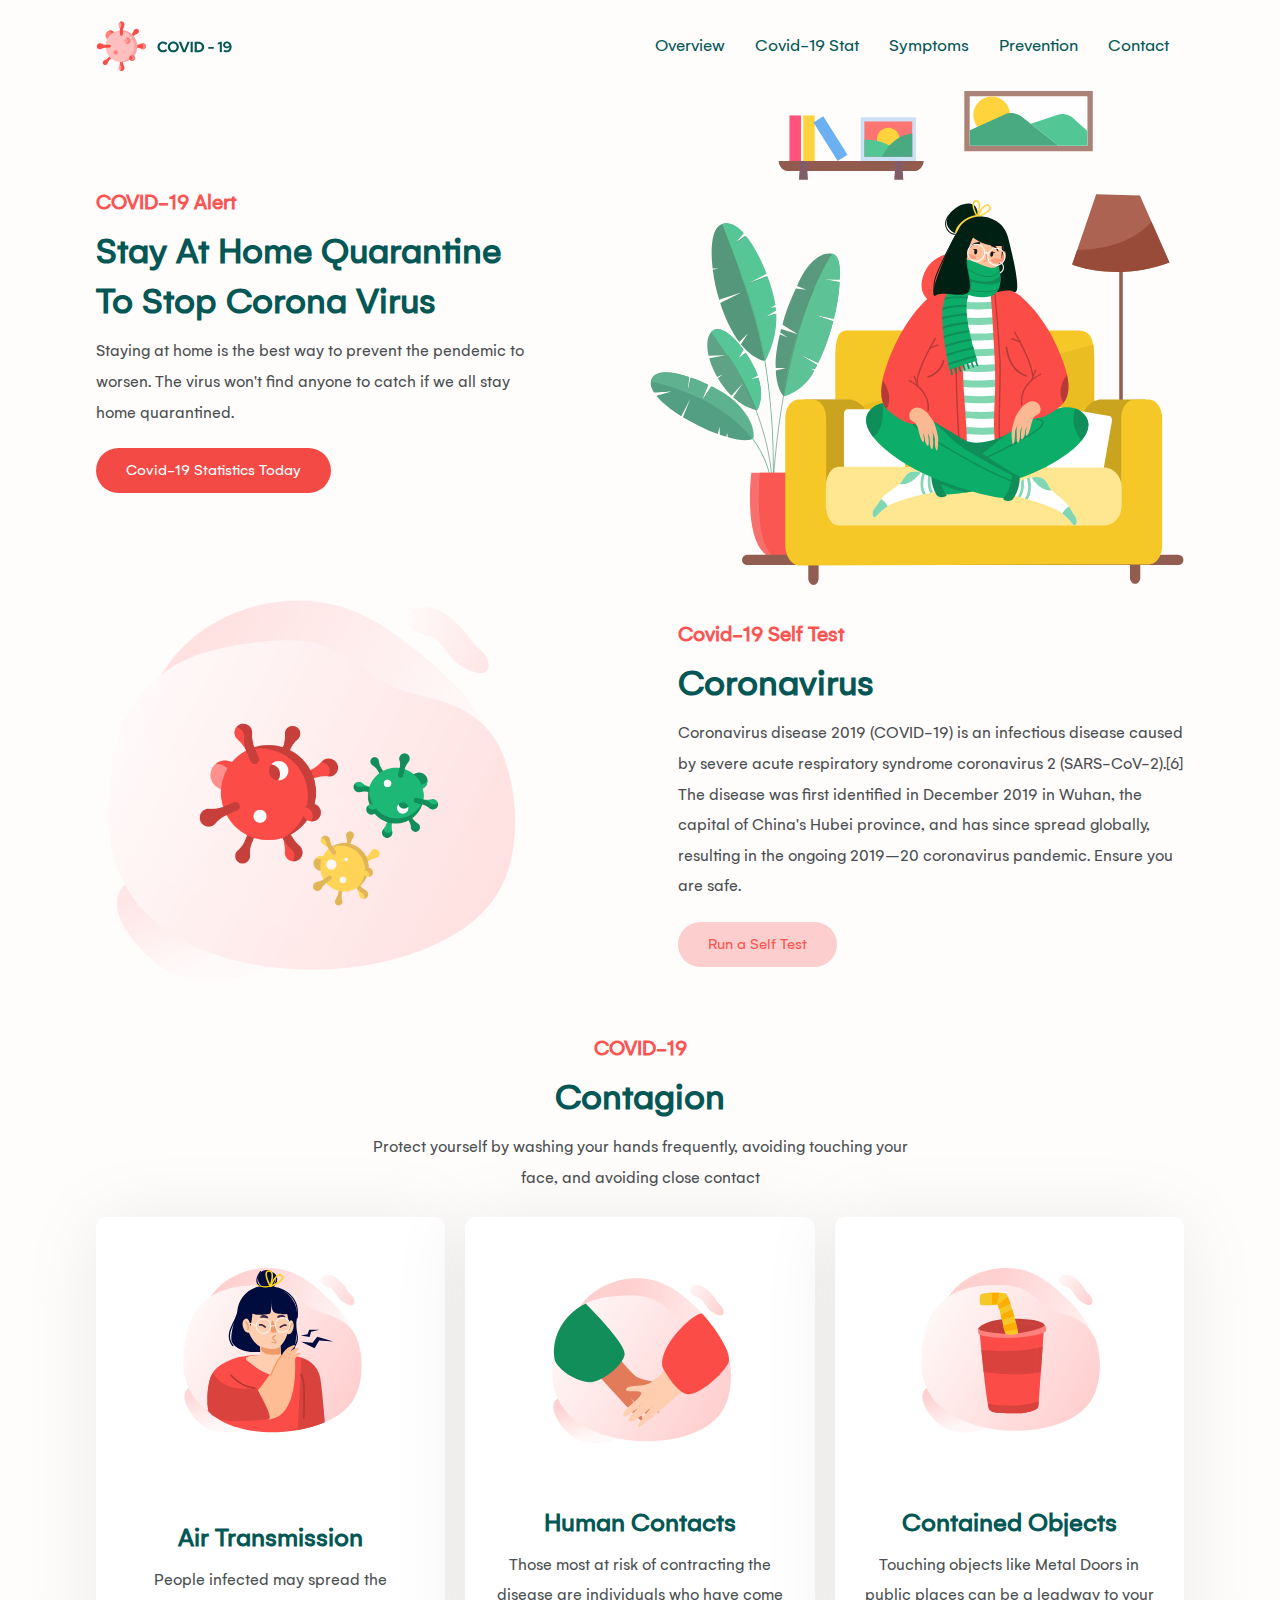
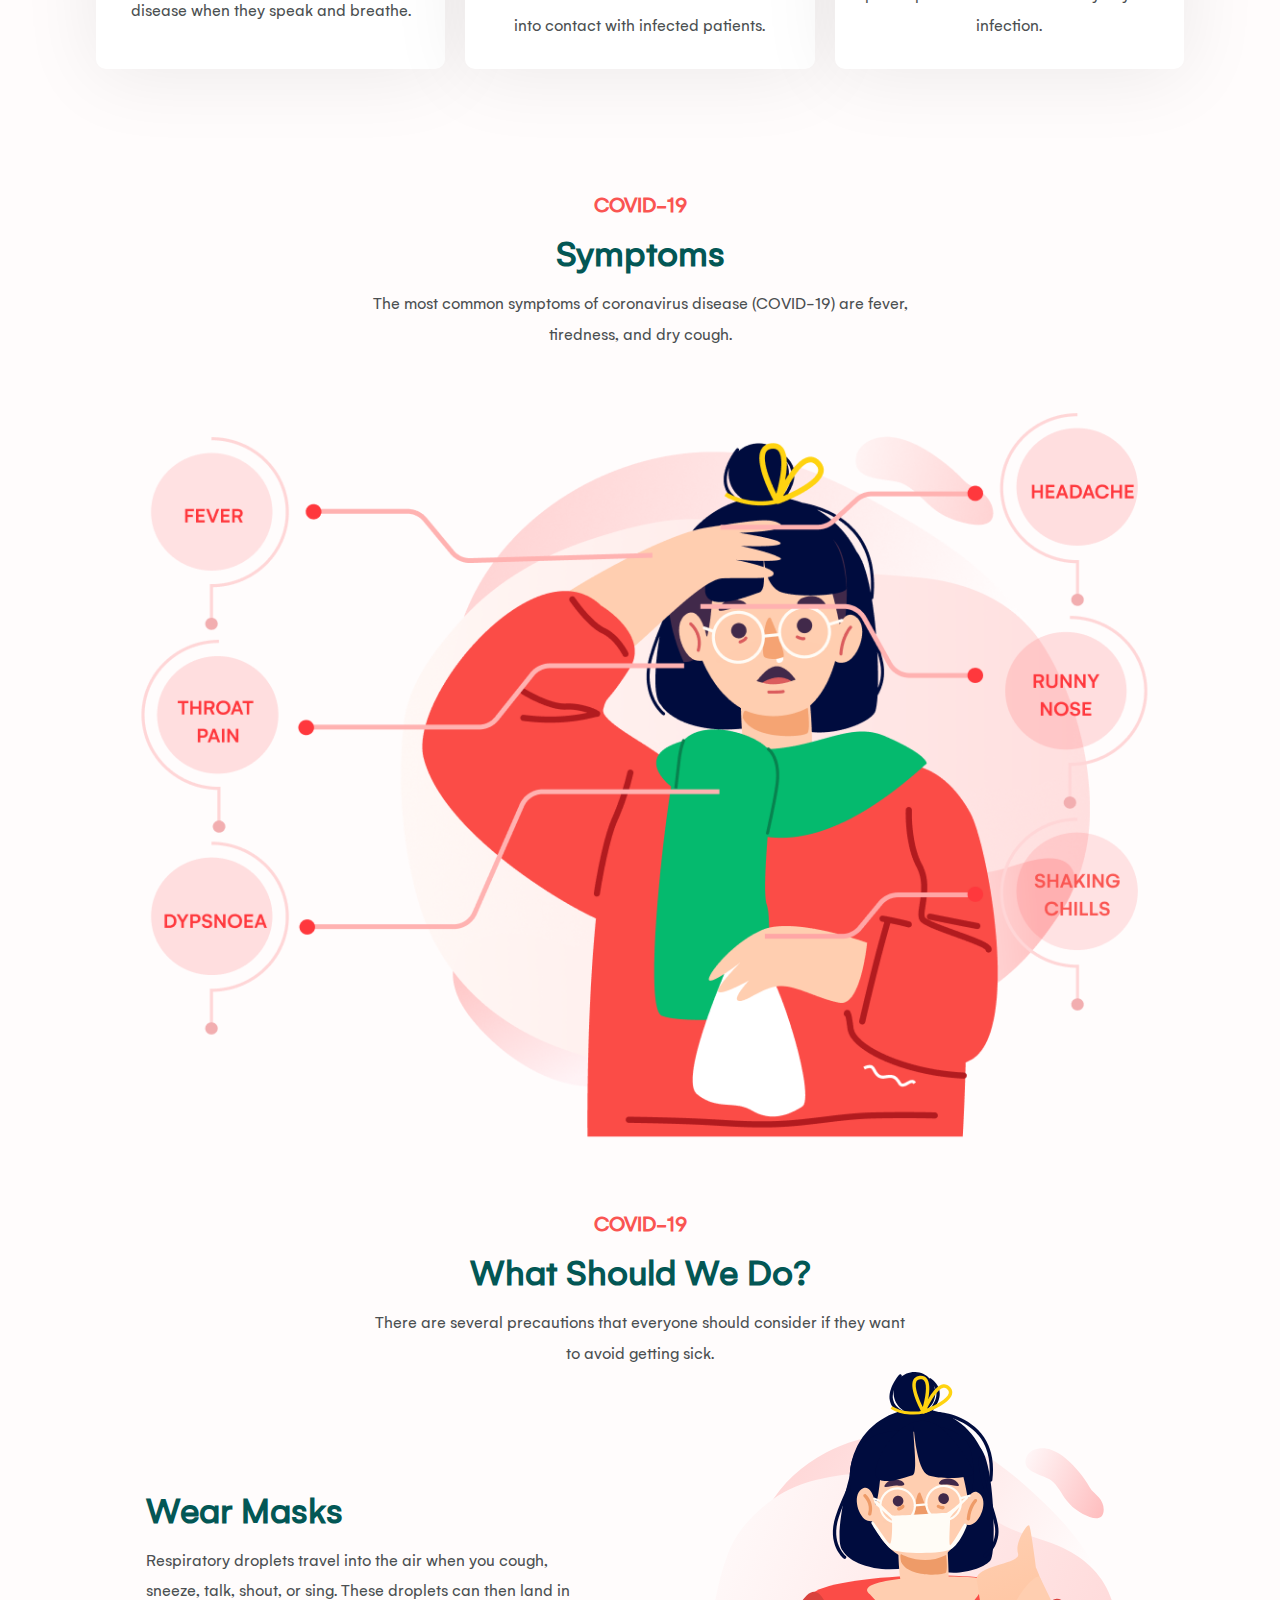
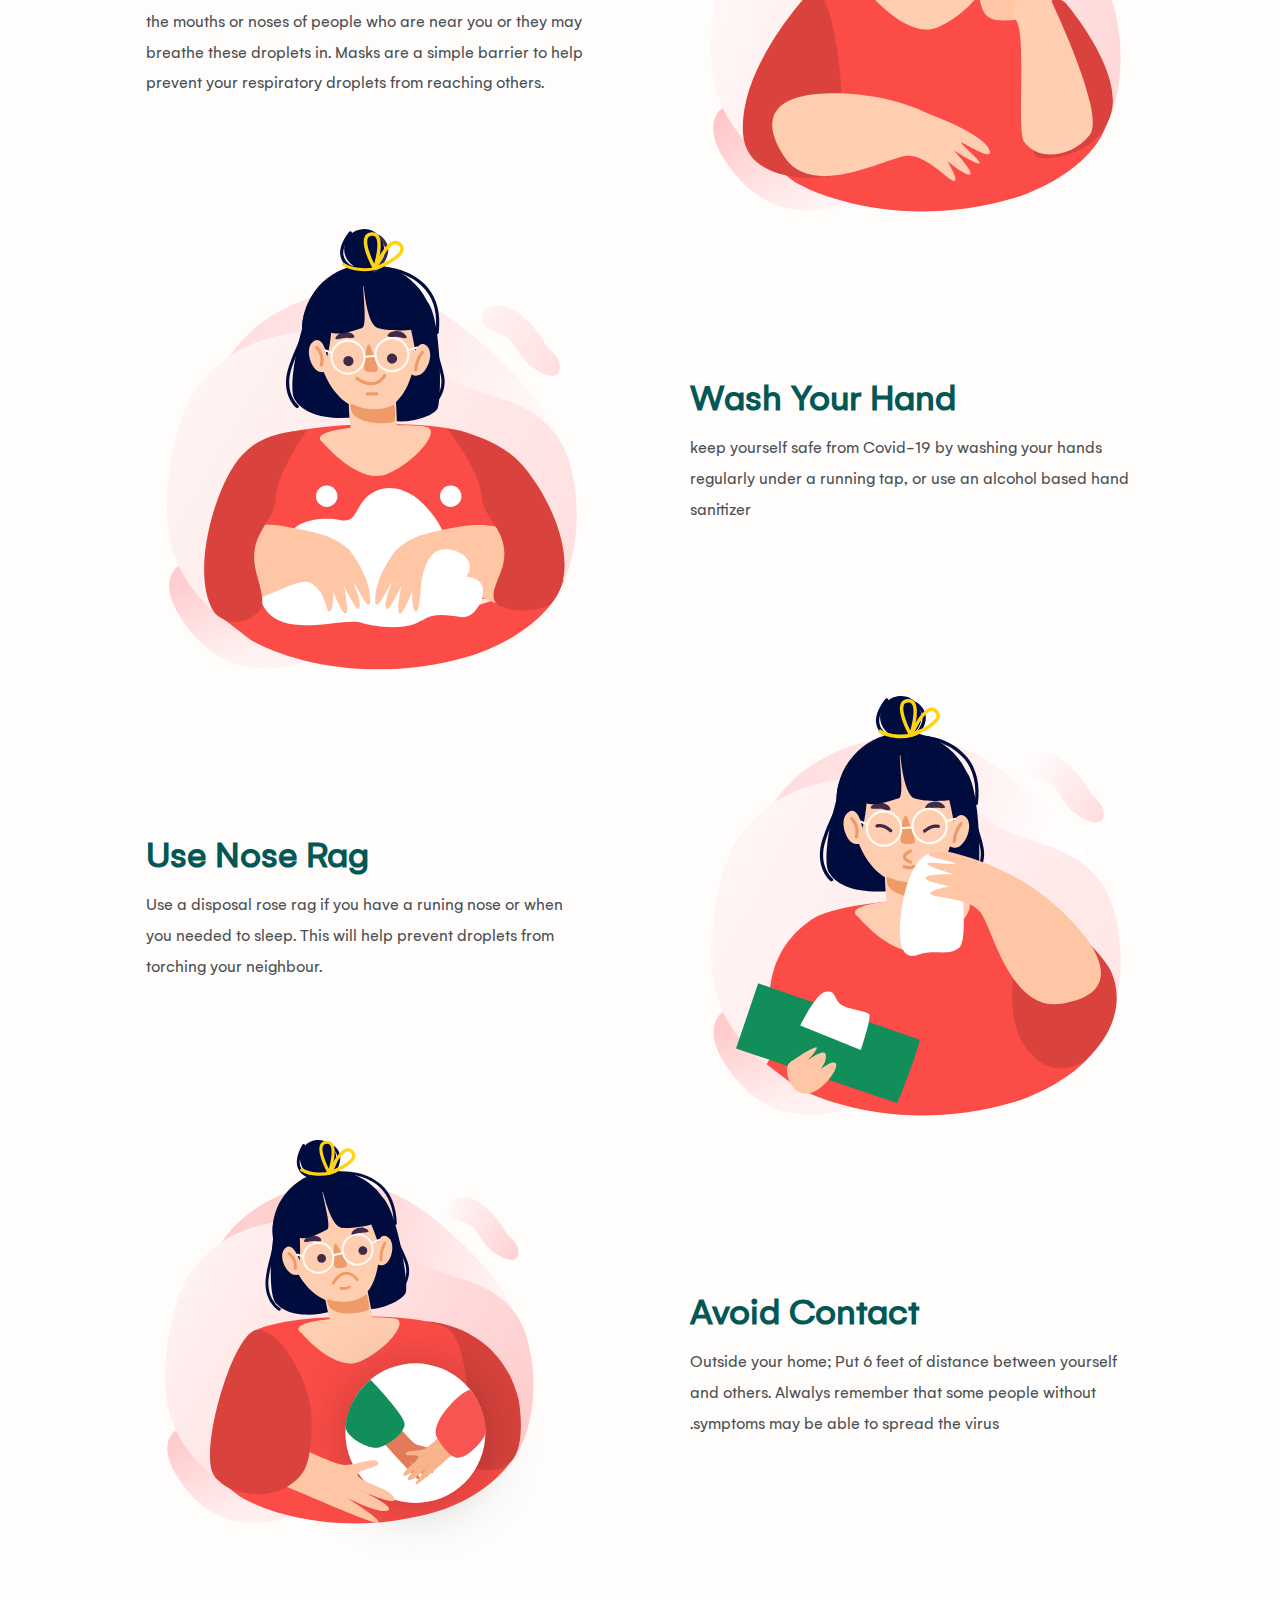
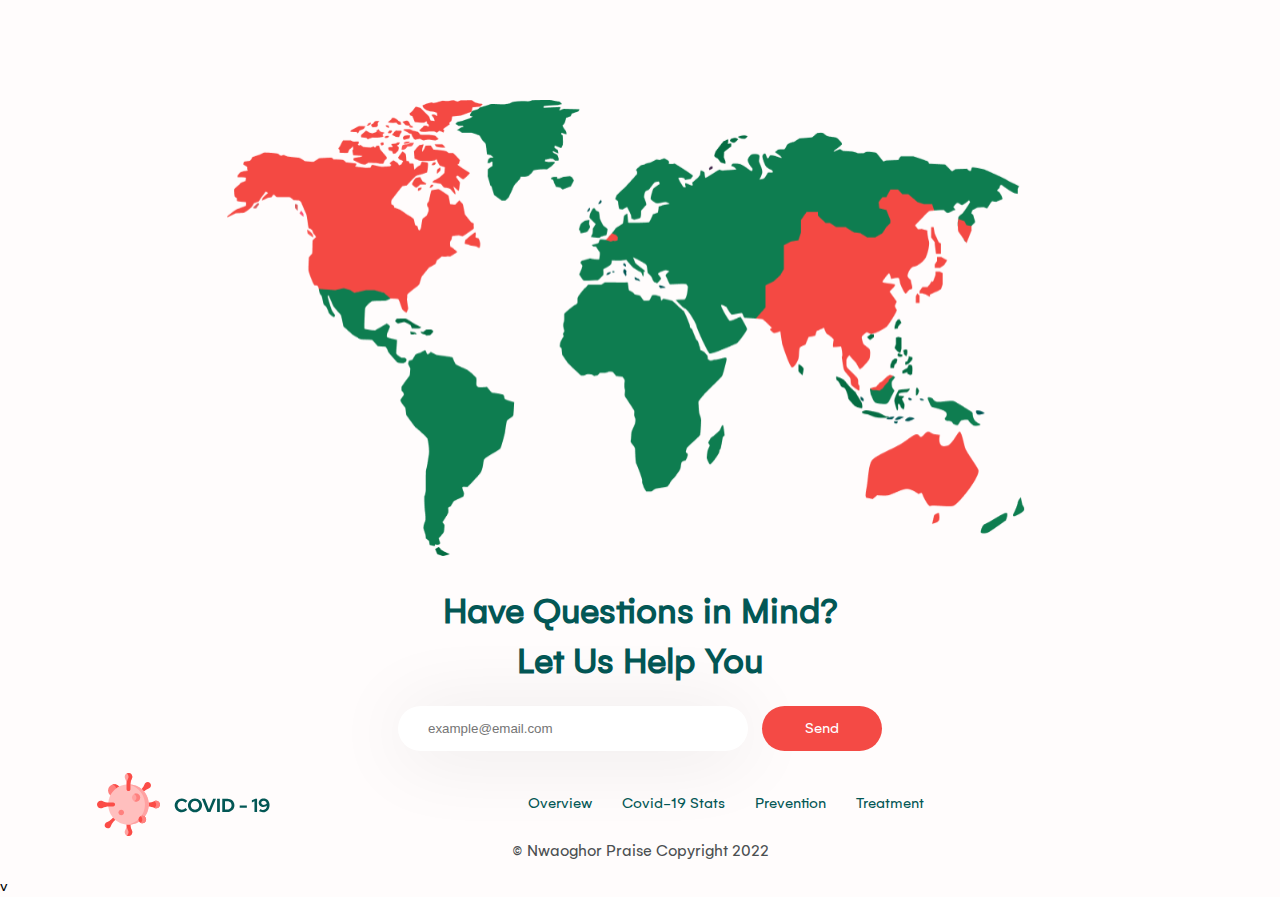
<file: index.html>
<!DOCTYPE html>
<html lang="en">
  <head>
    <meta charset="UTF-8" />
    <meta name="viewport" content="width=device-width, initial-scale=1.0" />
    <link rel="stylesheet" href="style.css" />
    <link
      rel="stylesheet"
      href="https://cdnjs.cloudflare.com/ajax/libs/font-awesome/5.13.0/css/all.min.css"
      integrity="sha256-h20CPZ0QyXlBuAw7A+KluUYx/3pK+c7lYEpqLTlxjYQ="
      crossorigin="anonymous"
    />
    <title>Covid-19 Monitoring System</title>
  </head>

  <body>
    <div class="container">
      <!-- Nav -->
      <nav class="main-nav">
        <img src="./img/Logo.svg" alt="Logo" class="logo" />
        <ul class="nav-links">
          <li><a href="index.html">Overview</a></li>
          <li><a href="covidstat.html">Covid-19 Stat</a></li>
          <li><a href="#Symptoms">Symptoms</a></li>
          <li><a href="#Prevention">Prevention</a></li>
          <li><a href="#Contact">Contact</a></li>
        </ul>
        <div class="burger">
          <i class="fas fa-bars"></i>
        </div>
      </nav>

      <!-- Showcase -->
      <header class="showcase" id="Overview">
        <div class="showcase-left text">
          <h3>COVID-19 Alert</h3>
          <h2>Stay At Home Quarantine To Stop Corona Virus</h2>
          <p>
            Staying at home is the best way to prevent the pendemic to worsen.
            The virus won't find anyone to catch if we all stay home
            quarantined.
          </p>
          <a href="./covidstat.html" class="btn">Covid-19 Statistics Today</a>
        </div>
        <div class="showcase-right">
          <img src="./img/Illustration 01.svg" alt="" />
        </div>
      </header>

      <!-- Learn More -->
      <section class="learn-more">
        <div class="img-container">
          <img src="./img/learn-more.png" alt="" />
        </div>

        <div class="text">
          <h3>Covid-19 Self Test</h3>
          <h2>Coronavirus</h2>
          <p>
            Coronavirus disease 2019 (COVID-19) is an infectious disease caused
            by severe acute respiratory syndrome coronavirus 2 (SARS-CoV-2).[6]
            The disease was first identified in December 2019 in Wuhan, the
            capital of China's Hubei province, and has since spread globally,
            resulting in the ongoing 2019–20 coronavirus pandemic. Ensure you are safe.
          </p>
          <a data-cdc-widget="healthBot" data-cdc-language="en-us" class="btn">Run a Self Test</a>
          
        </div>
      </section>

      <!-- Contagion -->
      <section class="contagion" id="Contagion">
        <div class="top">
          <h3>COVID-19</h3>
          <h2>Contagion</h2>
          <p>
            Protect yourself by washing your hands frequently, avoiding touching
            your face, and avoiding close contact
          </p>
        </div>

        <div class="bottom">
          <div class="card">
            <div class="img-container">
              <img src="./img/Air Transmission.svg" alt="" />
            </div>
            <div class="text">
              <h2>Air Transmission</h2>
              <p>
                People infected may spread the disease when they speak and
                breathe.
              </p>
            </div>
          </div>

          <div class="card">
            <div class="img-container">
              <img src="./img/Human Contact.svg" alt="" />
            </div>
            <div class="text">
              <h2>Human Contacts</h2>
              <p>
                Those most at risk of contracting the disease are individuals
                who have come into contact with infected patients.
              </p>
            </div>
          </div>

          <div class="card">
            <div class="img-container">
              <img src="./img/Contained Objects.svg" alt="" />
            </div>
            <div class="text">
              <h2>Contained Objects</h2>
              <p>
                Touching objects like Metal Doors in public places can be a
                leadway to your infection.
              </p>
            </div>
          </div>
        </div>
      </section>

      <!-- Symptoms -->
      <section class="symptoms" id="Symptoms">
        <div class="top">
          <h3>COVID-19</h3>
          <h2>Symptoms</h2>
          <p>
            The most common symptoms of coronavirus disease (COVID-19) are
            fever, tiredness, and dry cough.
          </p>
        </div>
        <div class="img-container">
          <img src="./img/Sym-Illustration.png" alt="" />
        </div>
      </section>

      <!-- What Should We do -->
      <section class="todo" id="Prevention">
        <div class="top">
          <h3>COVID-19</h3>
          <h2>What Should We Do?</h2>
          <p>
            There are several precautions that everyone should consider if they
            want to avoid getting sick.
          </p>
        </div>

        <div class="bottom">
          <div class="sym-card one">
            <div class="text">
              <h2>Wear Masks</h2>
              <p>
                Respiratory droplets travel into the air when you cough, sneeze, talk, shout, or sing. 
                These droplets can then land in the mouths or noses of people who are near you or they may breathe these droplets in.
                Masks are a simple barrier to help prevent your respiratory droplets from reaching others.
              </p>
            </div>

            <div class="img-container">
              <img src="./img/Wear Mask.svg" alt="" />
            </div>
          </div>

          <div class="sym-card two">
            <div class="text">
              <h2>Wash Your Hand</h2>
              <p>
                keep yourself safe from Covid-19 by washing your hands regularly under a running tap, 
                or use an alcohol based hand sanitizer
              </p>
            </div>

            <div class="img-container">
              <img src="./img/Wash your hands.svg" alt="" />
            </div>
          </div>

          <div class="sym-card three">
            <div class="text">
              <h2>Use Nose Rag</h2>
              <p>
              Use a disposal rose rag if you have a runing nose or when you needed to sleep.
              This will help prevent droplets from torching your neighbour.
              </p>
            </div>

            <div class="img-container">
              <img src="./img/Use Nose rag.svg" alt="" />
            </div>
          </div>

          <div class="sym-card four">
            <div class="text">
              <h2>Avoid Contact</h2>
              <p>
               Outside your home; Put 6 feet of distance between yourself
               and others. Alwalys remember that some people without symptoms 
               may be able to spread the virus.
              </p>
            </div>

            <div class="img-container">
              <img src="./img/Avoid Contact.svg" alt="" />
            </div>
          </div>
        </div>
      </section>

      <!-- Last Section - Questions Form and Footer -->
      <section class="questions" id="Contact">
        <div class="map">
          <img src="./img/Map.svg" alt="Map" />
        </div>

        <form>
          <h2>
            Have Questions in Mind? <br />
            Let Us Help You
          </h2>

          <input type="email" class="input" placeholder="example@email.com" />
          <a href="#" class="btn">Send</a>
        </form>
      </section>

      <footer>
        <div class="top-footer">
          <img src="./img/Logo.svg" alt="Logo" />

          <ul>
            <li><a href="index.html">Overview</a></li>
            <li><a href="covidstat.html">Covid-19 Stats</a></li>
            <li><a href="#">Prevention</a></li>
            <li><a href="#">Treatment</a></li>
          </ul>

          <div class="social">
            <a class="fab fa-facebook" href="https://web.facebook.com/NCDCgov"></a>
            <a class="fab fa-instagram" href="https://www.instagram.com/ncdcgov/"></a>
            <i class="fab fa-youtube"></i>
            <i class="fab fa-twitter"></i>
          </div>
        </div>

        <div class="buttom-footer">
          <p>
           &copy; Nwaoghor Praise Copyright 2022
          </p>
        </div>
      </footer>
    </div>

    <script src="https://t.cdc.gov/1M1B"></script>
    <script src="app.js"></script>
    <!--Start of Tawk.to Script-->
<script type="text/javascript">
  var Tawk_API=Tawk_API||{}, Tawk_LoadStart=new Date();
  (function(){
  var s1=document.createElement("script"),s0=document.getElementsByTagName("script")[0];
  s1.async=true;
  s1.src='https://embed.tawk.to/6147a486d326717cb6824893/1fg0lkoiu';
  s1.charset='UTF-8';
  s1.setAttribute('crossorigin','*');
  s0.parentNode.insertBefore(s1,s0);
  })();
  </script>
  <!--End of Tawk.to Script-->v
  </body>
</html>
</file>
<file: style.css>
@font-face {
  font-family: Gelion;
  src: url(./font/Gelion-Regular.ttf);
}

:root {
  --primary-color: hsl(1, 94%, 65%);
  --secondary-color: #035755;
  --paragraph: #4b4f51;
  --btn-color: #f44a45;
}
html {
  scroll-behavior: smooth;
}

* {
  padding: 0;
  margin: 0;
  box-sizing: border-box;
}

body {
  font-family: Gelion;
  background-color: #fa555204;
}

a {
  text-decoration: none;
  color: var(--secondary-color);
}

ul {
  list-style: none;
}

h3,
h2,
p {
  margin-bottom: 10px;
}

h3 {
  color: var(--primary-color);
  font-size: 22px;
}

h2 {
  color: var(--secondary-color);
  font-size: 38px;
}

p {
  color: var(--paragraph);
  font-size: 17px;
  line-height: 1.8;
}

.container {
  width: 85%;
  max-width: 1100px;
  margin: auto;
}

i {
  cursor: pointer;
}

/* Nav */

.main-nav {
  display: flex;
  align-items: center;
  justify-content: space-between;
  font-size: 18px;
  height: 10%;
  padding: 20px 0;
}

.logo {
  width: 150px;
}

ul {
  display: flex;
}

ul li {
  padding: 0 15px;
}

ul li a:hover {
  color: var(--primary-color);
}

.main-nav .burger {
  display: none;
}

/* Showcase */

.showcase {
  width: 100%;
  height: 100%;
  display: grid;
  grid-template-columns: repeat(2, 1fr);
  grid-column-gap: 15px;
  align-items: center;
}

.showcase img {
  width: 100%;
}

.showcase-left {
  width: 80%;
}

.btn {
  cursor: pointer;
  display: inline-block;
  color: #fff;
  border: none;
  font-weight: 550;
  padding: 12px 30px;
  background-color: var(--btn-color);
  border-radius: 50px;
  margin-top: 10px;
}

.btn:hover {
  opacity: 0.9;
}

/* Learn More */

.learn-more {
  display: grid;
  grid-template-columns: repeat(2, 1fr);
  align-items: center;
  grid-column-gap: 15px;
  width: 100%;
  height: 100%;
}

.learn-more img {
  width: 80%;
  margin: 0 auto;
}

.learn-more a {
  background-color: #f44b4542;
  color: var(--primary-color);
}

.learn-more .text {
  padding-left: 30px;
}

/* Contagion */

.contagion {
  width: 100%;
  height: 100%;
  display: grid;
  grid-template-rows: 20% 70%;
  align-items: center;
  margin-bottom: 10px;
  margin-top: 50px;
}

.card h2 {
  font-size: 27px;
}

.top {
  display: grid;
  grid-template-columns: 100%;
  justify-content: center;
  align-items: center;
  text-align: center;
  width: 50%;
  margin: 50px auto;
}

.contagion .bottom {
  display: grid;
  grid-template-columns: repeat(3, 1fr);
  align-items: stretch;
  text-align: center;
  grid-column-gap: 20px;
}

.bottom .card {
  display: grid;
  grid-template-rows: 60% 40%;
  background: #ffffff;
  box-shadow: 0px 5px 80px rgba(0, 0, 0, 0.08);
  border-radius: 10px;
  align-items: center;
  /* padding: 10px 0 20px 0; */
}

.card .text {
  padding: 0 30px;
}

.card .bottom .img-container {
  margin-bottom: 50px;
}

.card img {
  padding: 50px;
  height: 300px;
  width: 290px;
  margin: auto;
  text-align: center;
}

.card:hover {
  border-bottom: 3px solid var(--primary-color);
}

/* Symptoms */

.symptoms {
  width: 100%;
  height: 100%;
  display: grid;
  grid-template-rows: 20% 80%;
  align-items: center;
  justify-content: center;
  margin: 0 auto;
}

.symptoms .top {
  display: grid;
  grid-template-columns: 100%;
  justify-content: center;
  align-items: center;
  text-align: center;
  width: 50%;
  margin: 0 auto;
}

.symptoms .img-container {
  margin-top: 30px;
}

.symptoms img {
  width: 100%;
}

/* Todo */
.todo {
  width: 100%;
  display: grid;
  grid-template-rows: 15% 80%;
  align-items: center;
  justify-content: center;
  margin-bottom: 30px;
}

.todo .top {
  display: grid;
  grid-template-columns: 100%;
  justify-content: center;
  align-items: center;
  text-align: center;
  width: 50%;
  margin: 0 auto;
  margin-bottom: 40px;
}

.todo .bottom {
  width: 100%;
  display: grid;
  grid-template-rows: repeat(4, 1fr);
}

.todo .bottom .sym-card {
  display: grid;
  grid-template-columns: repeat(2, 1fr);
  align-items: center;
}

.todo .bottom .text {
  padding: 50px;
}

.todo .bottom .two,
.todo .bottom .four {
  direction: rtl;
  text-align: left;
}

.todo img {
  width: 80%;
  display: block;
  margin: 0 auto;
}

/* Last Section - Questions Form and Footer */
.questions {
  width: 100%;
  height: 100%;
  margin-top: 100px;
  display: flex;
  flex-direction: column;
  justify-content: center;
  align-items: center;
}

.questions img {
  display: block;
  margin: 0 auto;
  width: 80%;
}

.questions form {
  margin: 0 auto;
  margin-top: 30px;
}

.questions h2 {
  text-align: center;
}

.questions input {
  width: 350px;
  padding: 15px 30px;
  border-radius: 50px;
  border: none;
  box-shadow: 0px 5px 80px rgba(0, 0, 0, 0.09);
  margin-right: 10px;
}

.questions .btn {
  text-align: center;
  width: 120px;
}

/* Footer */
footer {
  width: 100%;
}

footer .top-footer {
  margin-top: 20px;
  width: 100%;
  display: flex;
  justify-content: space-between;
  align-items: center;
}

footer .top-footer .social i {
  padding: 0 5px;
  color: var(--secondary-color);
}

footer .top-footer .social i:nth-child(3) {
  color: var(--primary-color);
}

footer .buttom-footer {
  text-align: center;
}

/* Media Queery - Mobile */

@media only screen and (max-width: 700px) {
  body {
    overflow-x: hidden;
  }

  .nav-links,
  footer ul {
    display: none;
  }

  /* Burger Menu */

  .nav-links {
    position: fixed;
    right: 0;
    height: 100vh;
    width: 60%;
    top: 0vh;
    background-color: var(--secondary-color);
    display: flex;
    justify-content: space-evenly;
    align-items: center;
    flex-direction: column;
    transform: translateX(100%);
    transition: transform 0.5s ease-in;
    z-index: 1;
  }

  .nav-links li a {
    color: #fff;
  }

  .nav-active {
    transform: translateX(0%);
  }

  .main-nav .burger {
    display: block;
    cursor: pointer;
    font-size: 35px;
    color: var(--secondary-color);
  }

  /* Showcase */

  .showcase .showcase-left {
    margin-bottom: 20px;
  }

  .showcase {
    text-align: center;
    margin-bottom: 50px;
  }

  .showcase-left {
    margin: 0 auto;
  }

  .showcase,
  .learn-more {
    grid-template-columns: 1fr;
  }

  /* Learn More */

  .learn-more {
    display: flex;
    flex-direction: column-reverse;
  }

  .learn-more .text {
    width: 80%;
    padding: 0;
    text-align: center;
  }

  .learn-more .img-container {
    width: 100%;
  }

  .learn-more img {
    margin-top: 20px;
    width: 80%;
    margin: 20px 30px 0;
  }

  /* Contagion */

  .contagion .top {
    width: 80%;
    margin-bottom: 80px;
  }

  .contagion .bottom {
    grid-template-columns: 1fr;
  }

  .contagion .bottom .card {
    margin: 20px 0;
  }

  /* Symptoms */

  .symptoms .top {
    width: 80%;
  }

  /* Todo */

  .todo .top {
    width: 80%;
  }

  .todo h2 {
    font-size: 35px;
  }

  .todo .bottom {
    width: 100%;
    display: flex;
    flex-direction: column;
  }

  .todo .bottom .sym-card {
    width: 100%;
    display: flex;
    flex-direction: column;
    align-items: center;
  }

  /* Questions */

  .questions h2 {
    font-size: 28px;
  }

  .questions {
    margin: 0;
  }

  .questions form {
    display: flex;
    flex-direction: column;
    align-items: center;
    width: 80%;
  }

  /* Footer */
  footer i {
    font-size: 20px;
  }

  footer img {
    width: 120px;
  }

  footer p {
    font-size: 15px;
  }

  .logo img {
    width: 120px;
  }
}
</file>
